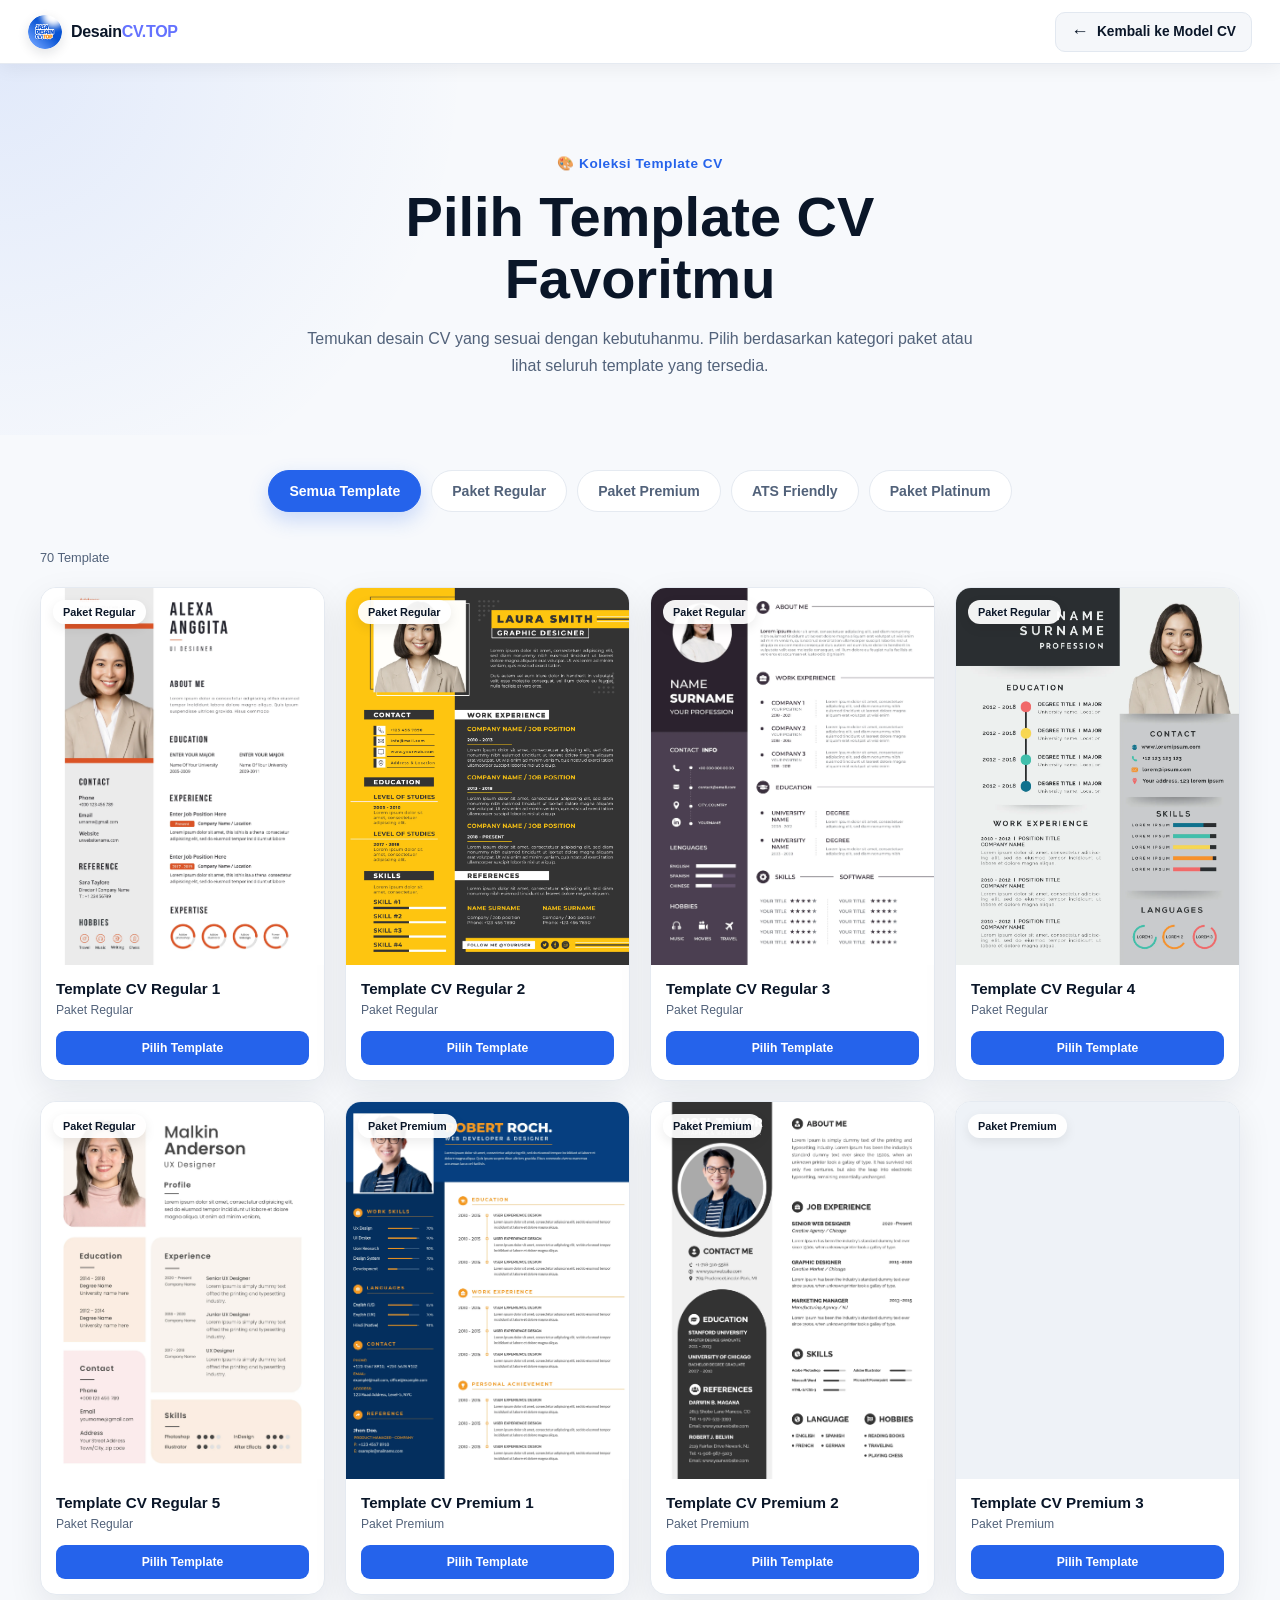
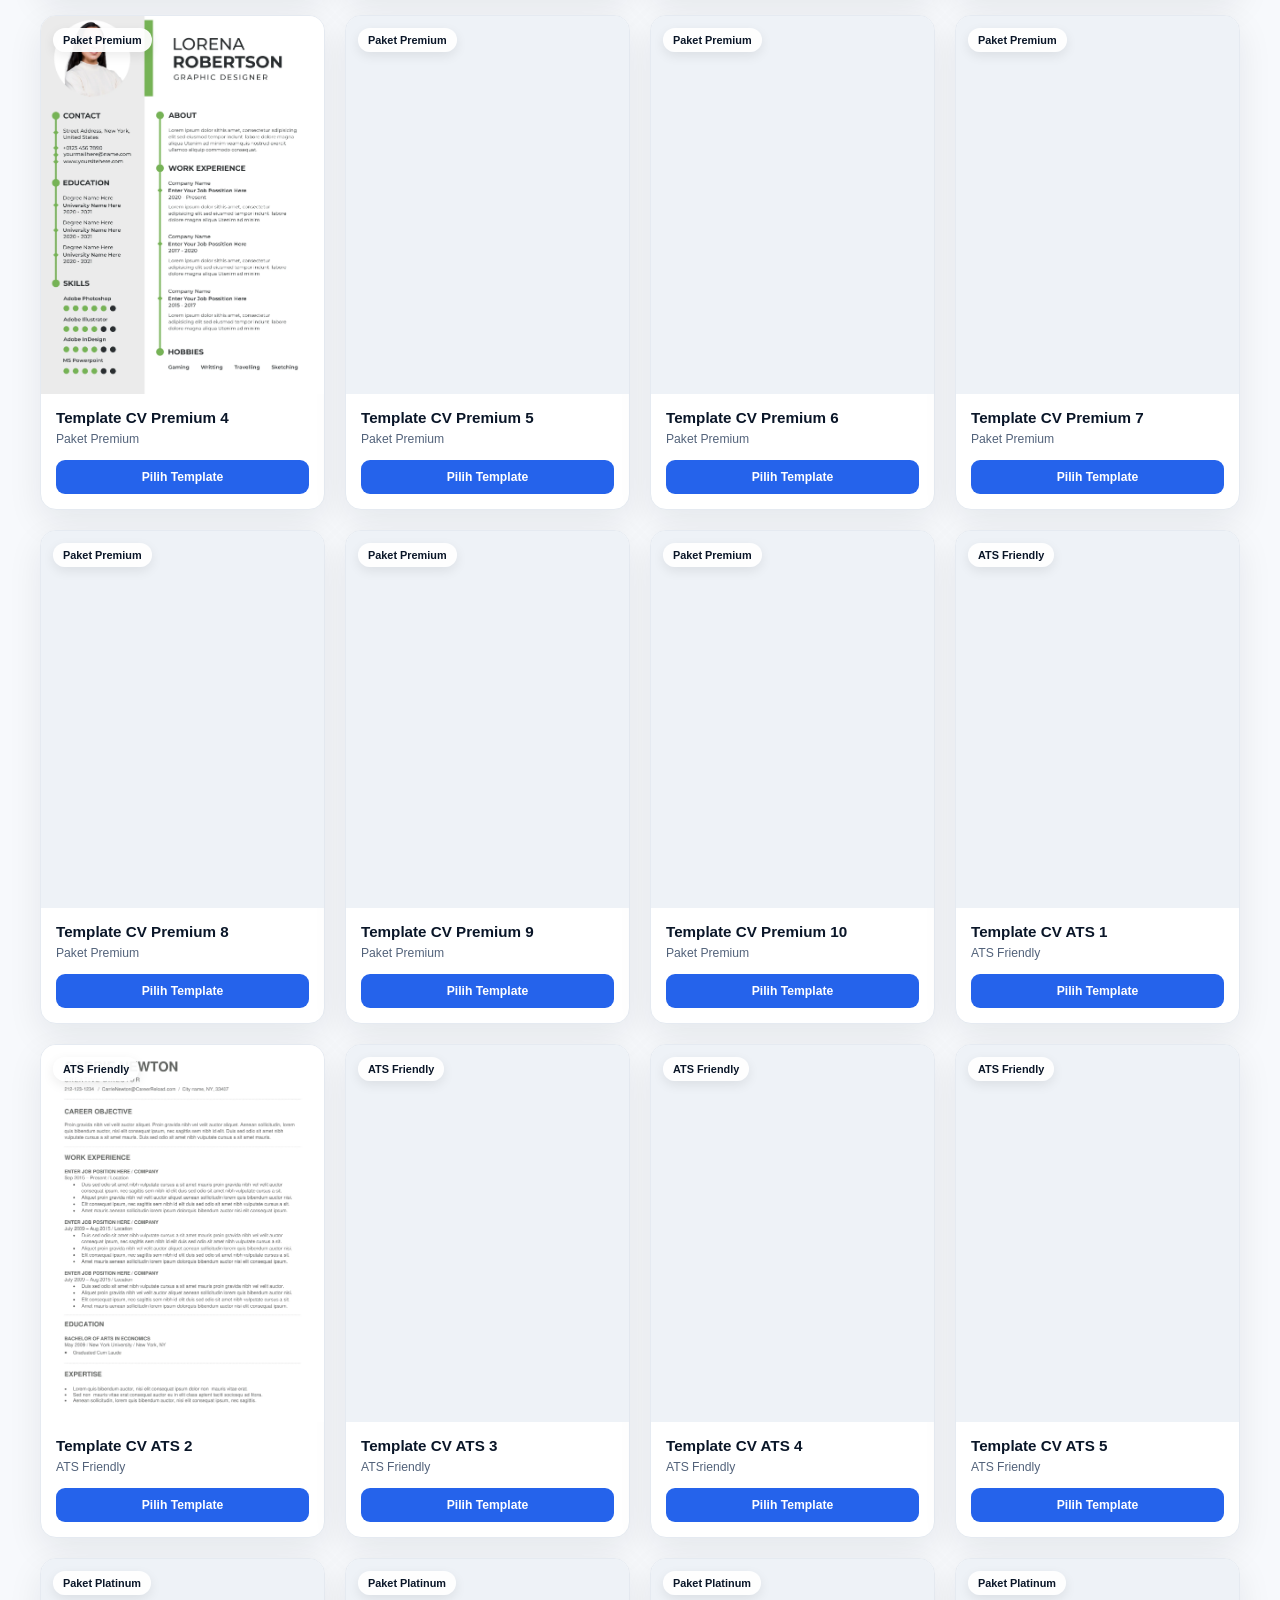
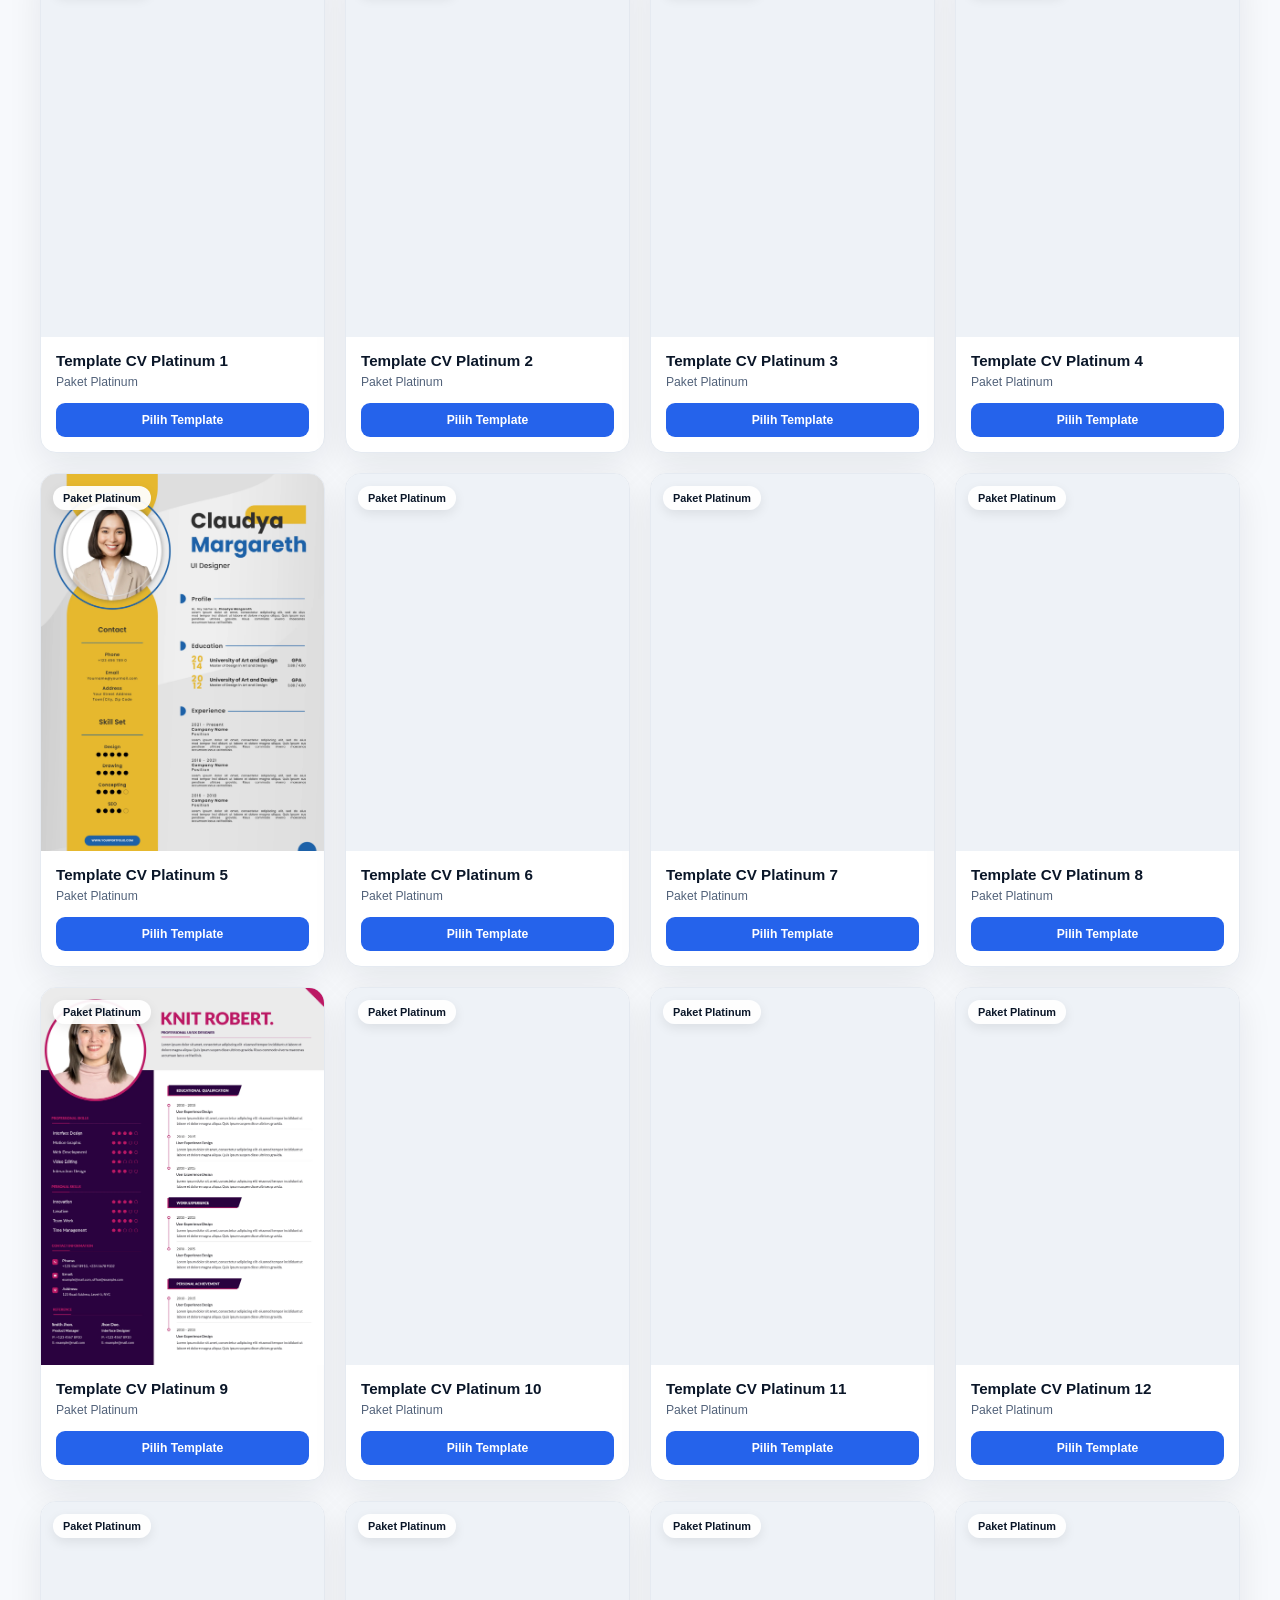
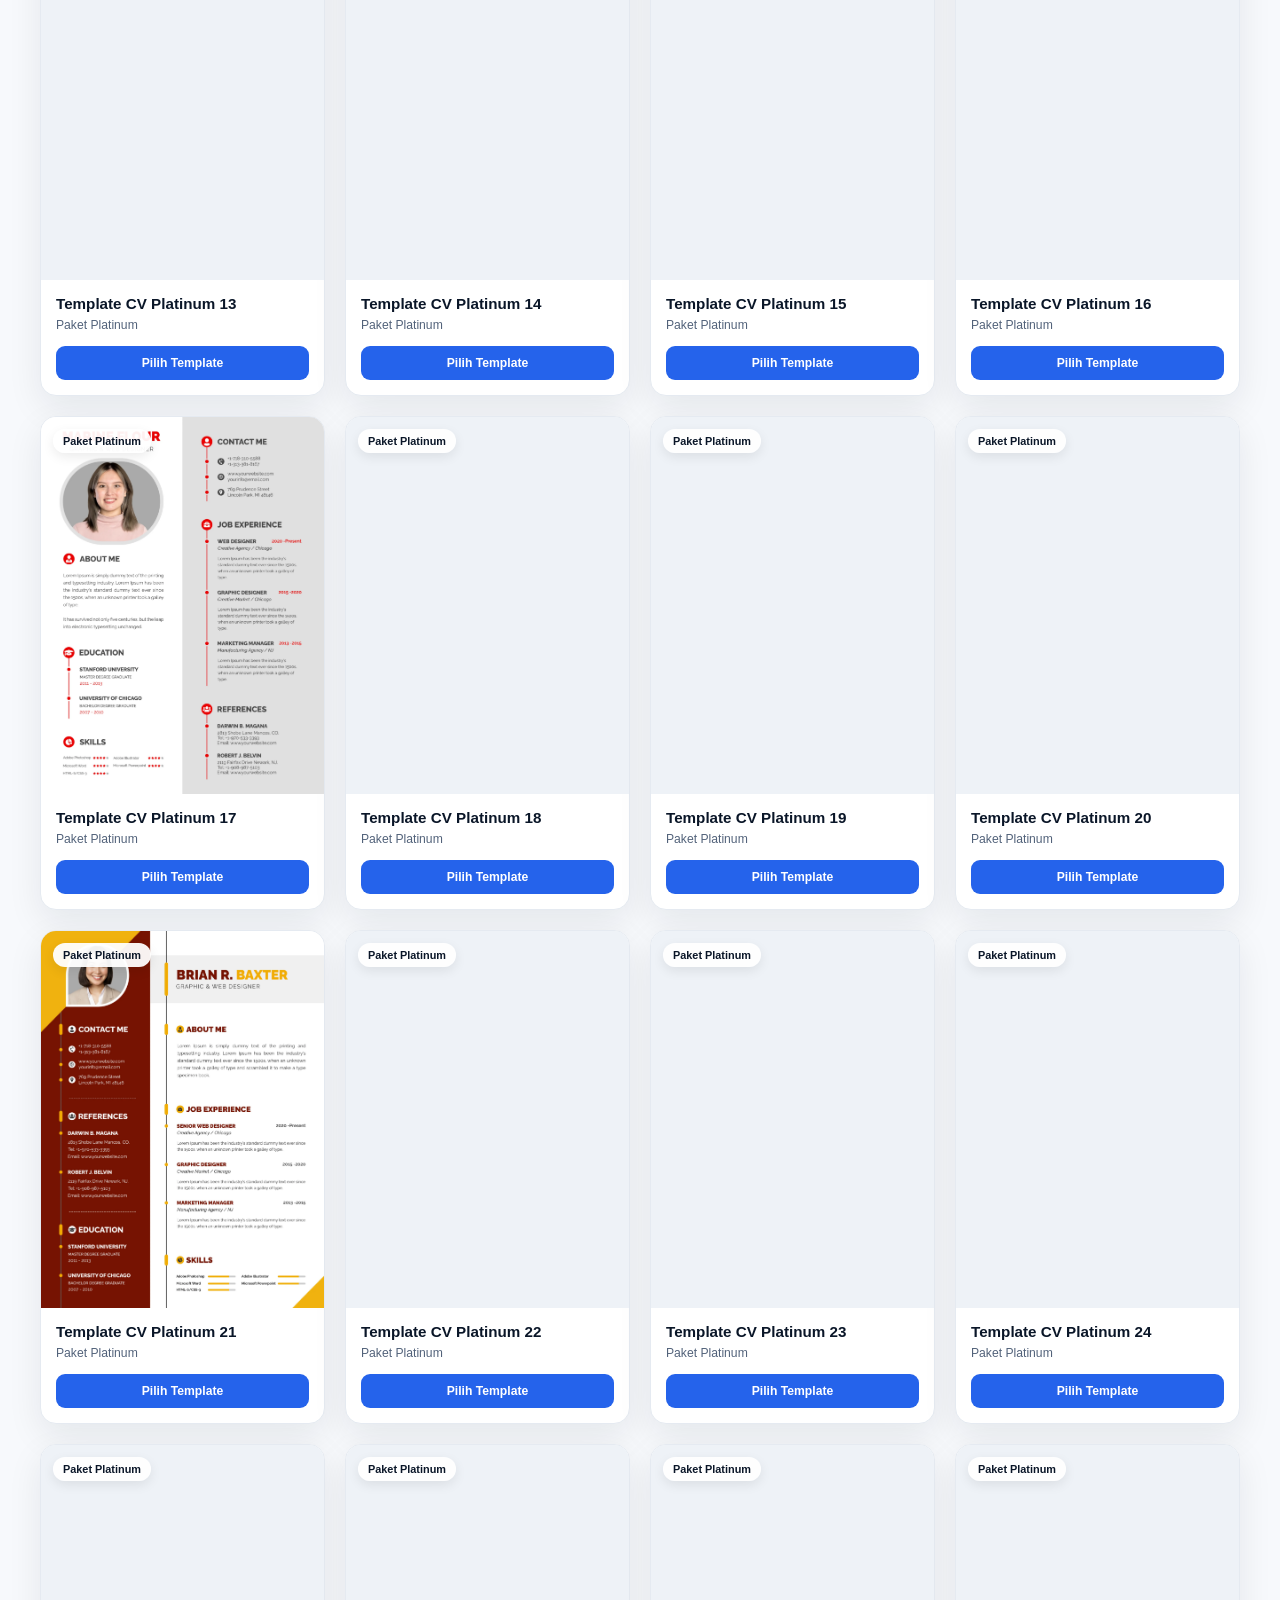
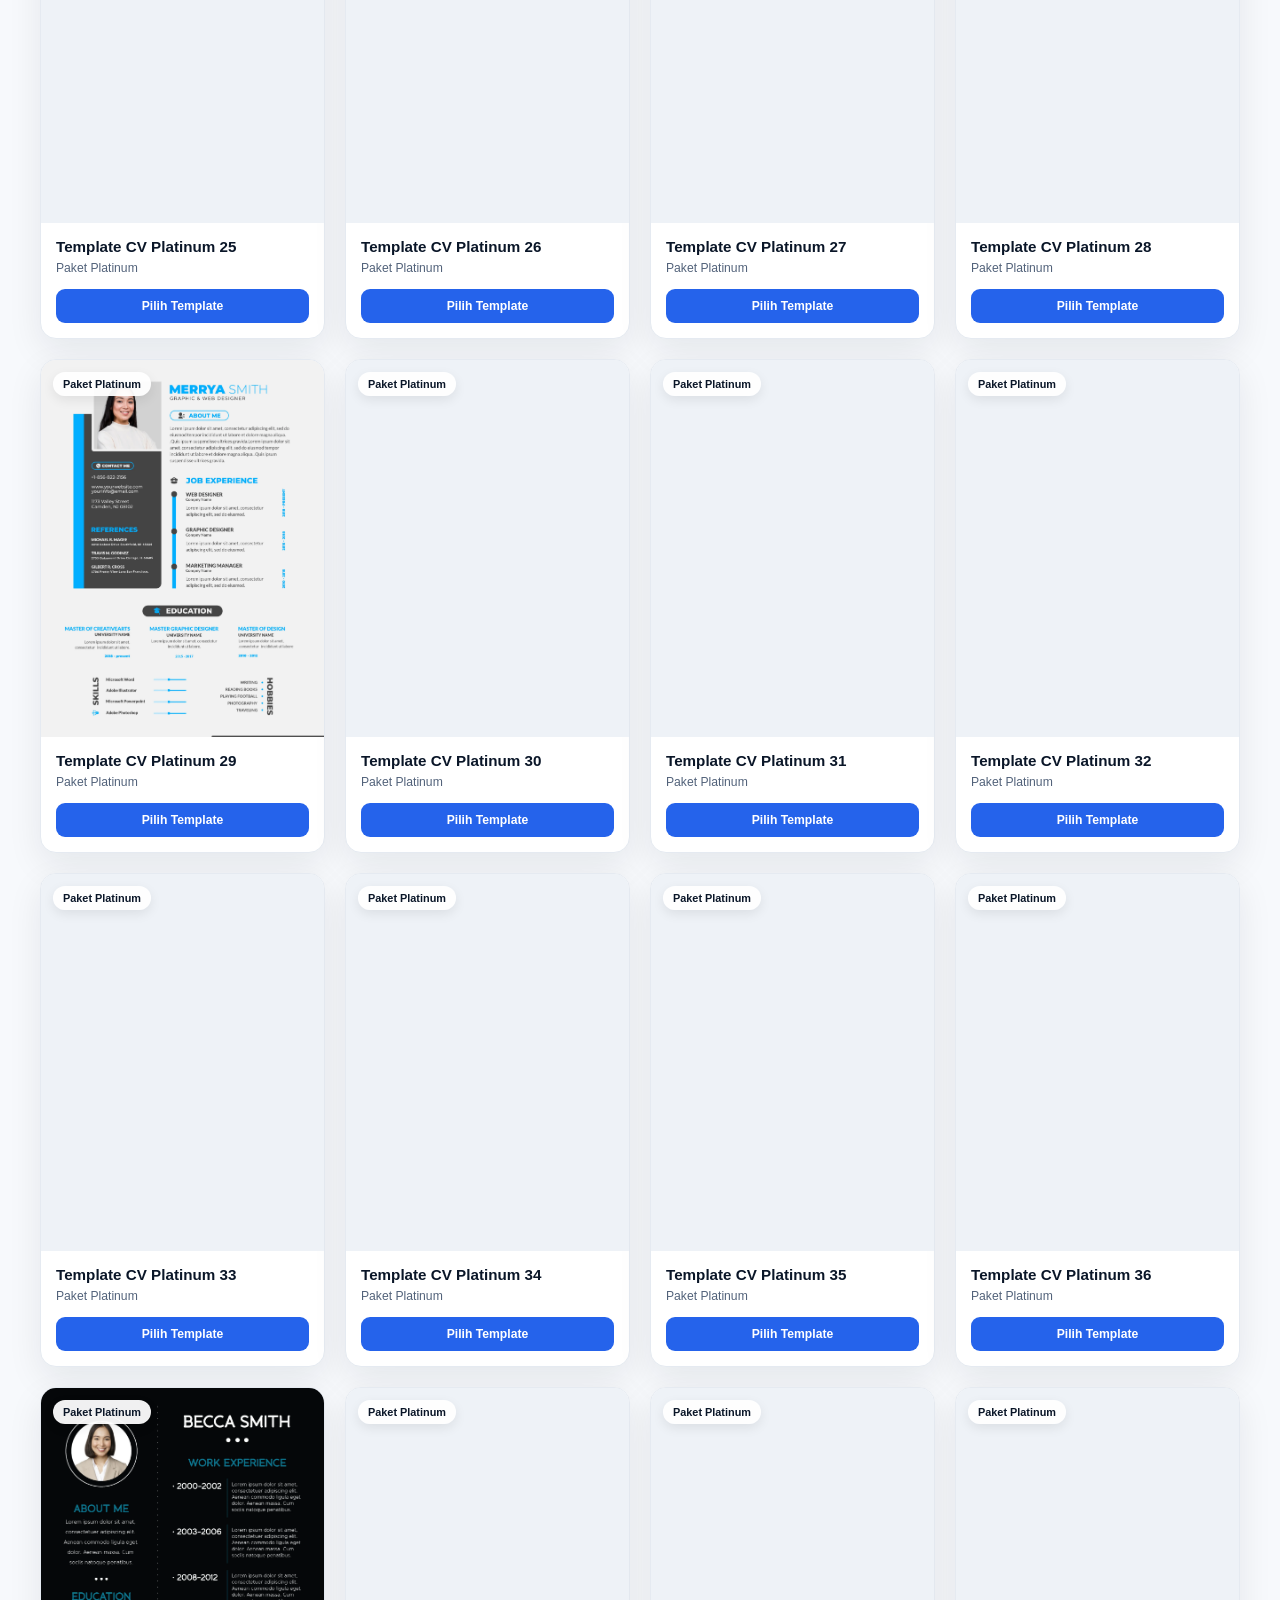
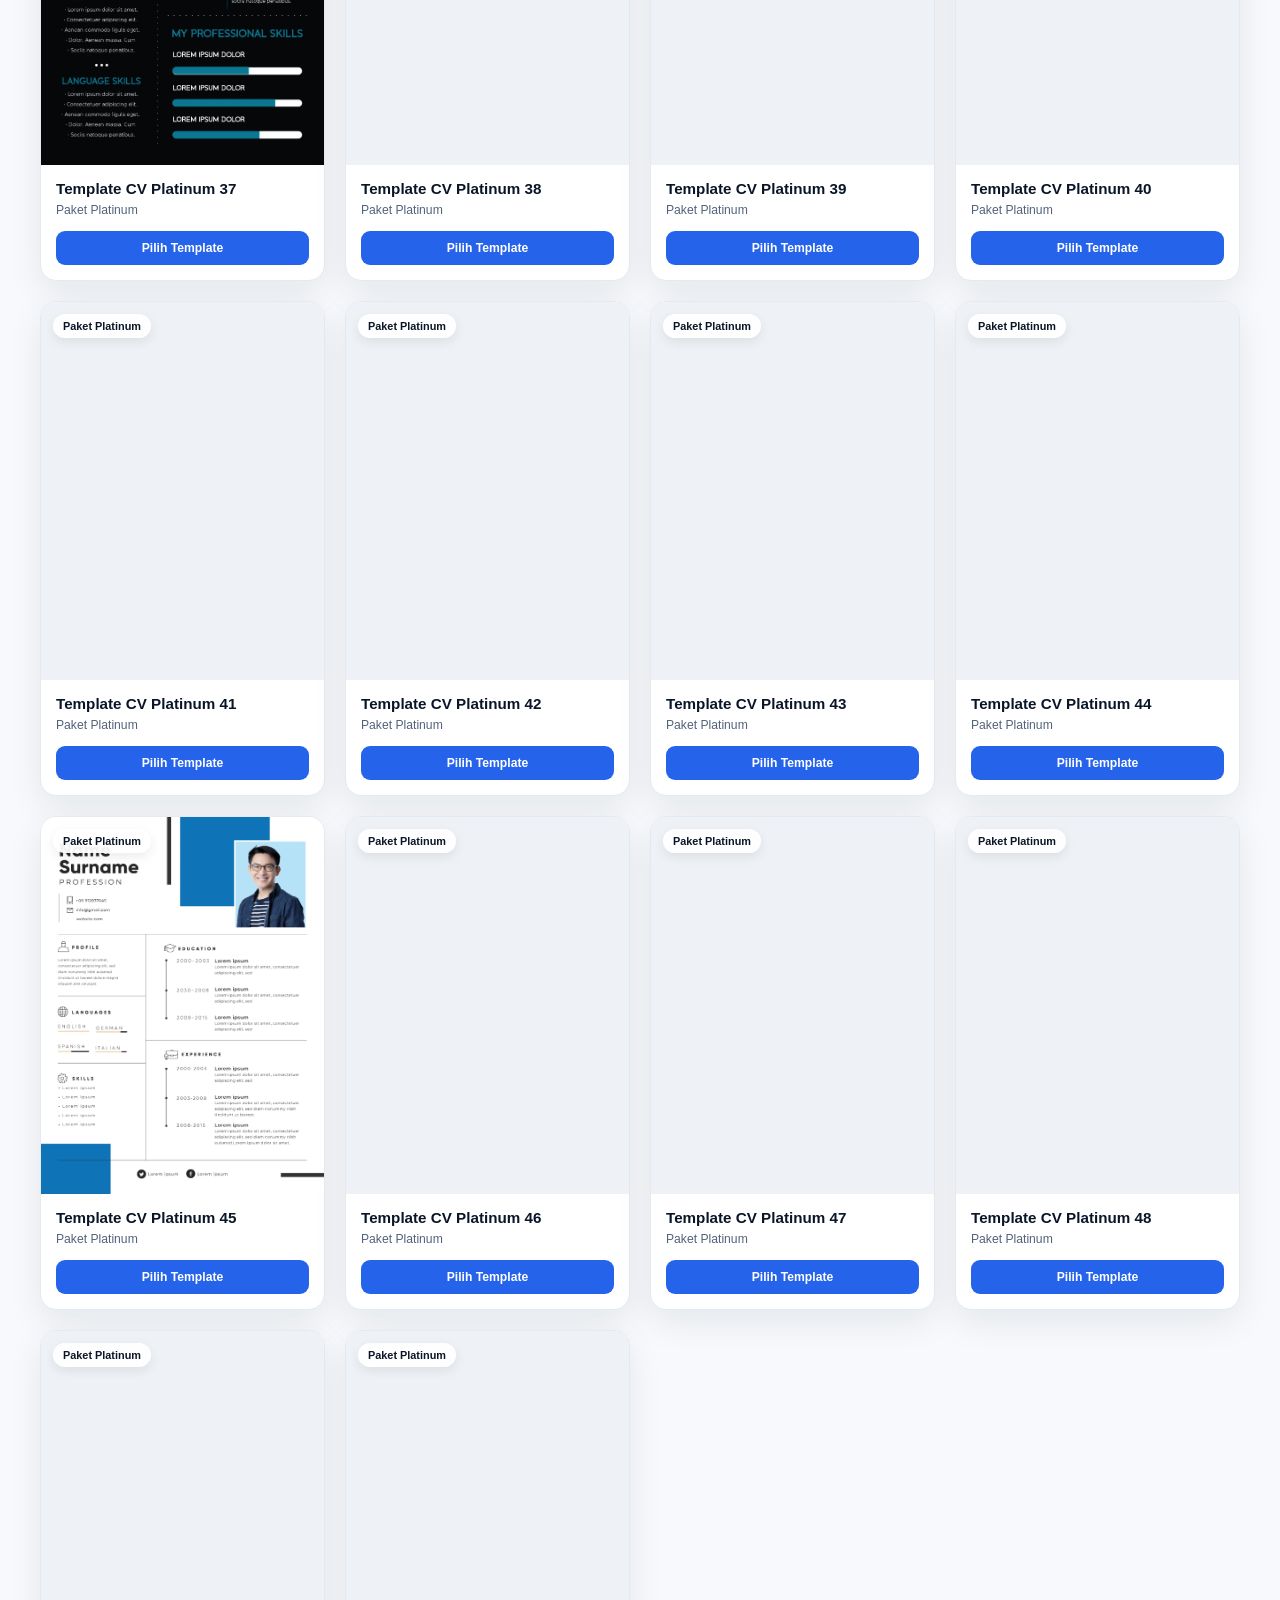
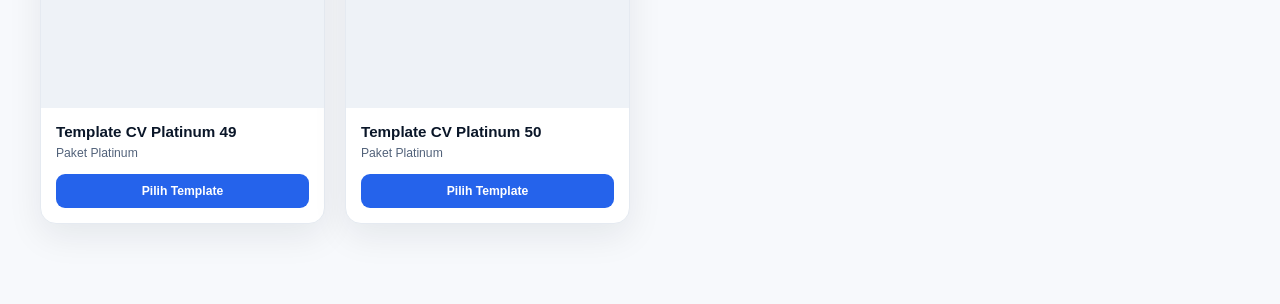
<file: template.html>
<!DOCTYPE html>
<html lang="id">
<head>
    <meta charset="UTF-8">
    <meta name="viewport" content="width=device-width, initial-scale=1.0">
    <meta name="description" content="Koleksi template CV profesional, modern, premium, dan ATS Friendly dari DesainCV.TOP.">
    <title>Pilih Template CV — DesainCV.TOP</title>
    <link rel="stylesheet" href="css/template.css">
</head>

<body>

<!-- NAVBAR TEMPLATE -->
<nav class="template-navbar">
    <div class="template-navbar-inner">

        <!-- LOGO -->
        <a href="index.html" class="template-brand">
            <img src="logo.png" alt="DesainCV.TOP" class="template-logo">
            <span class="template-brand-name">Desain<span>CV.TOP</span></span>
        </a>

        <!-- KEMBALI -->
        <a href="index.html#model-cv" class="back-to-model">
            <span class="back-icon">←</span>
            <span>Kembali ke Model CV</span>
        </a>

    </div>
</nav>

<!-- HERO -->
<section class="templates-hero">
    <div class="section-label">🎨 Koleksi Template CV</div>

    <h1>
        Pilih Template CV<br>
        Favoritmu
    </h1>

    <p>
        Temukan desain CV yang sesuai dengan kebutuhanmu.
        Pilih berdasarkan kategori paket atau lihat seluruh
        template yang tersedia.
    </p>
</section>

<!-- TEMPLATE CONTENT -->
<main class="templates-container">

    <!-- TAB KATEGORI -->
    <div class="template-tabs">

        <button type="button" class="template-tab active" data-filter="all">
            Semua Template
        </button>

        <button type="button" class="template-tab" data-filter="regular">
            Paket Regular
        </button>

        <button type="button" class="template-tab" data-filter="premium">
            Paket Premium
        </button>

        <button type="button" class="template-tab" data-filter="ats">
            ATS Friendly
        </button>

        <button type="button" class="template-tab" data-filter="platinum">
            Paket Platinum
        </button>

    </div>

    <!-- JUDUL / JUMLAH TEMPLATE -->
    <div class="category-heading">
        <span id="templateCount">59 Template</span>
    </div>

    <!-- TEMPLATE GRID -->
    <div class="template-grid" id="templateGrid"></div>

    <!-- EMPTY STATE -->
    <div class="empty-template" id="emptyTemplate">
        Template pada kategori ini belum tersedia.
    </div>

</main>

<!-- JAVASCRIPT TEMPLATE -->
<script src="js/template.js"></script>

<!-- AUTO OPEN PACKAGE -->
<script>

document.addEventListener("DOMContentLoaded", function () {

    const params = new URLSearchParams(window.location.search);
    const paket = (params.get("paket") || "").trim().toLowerCase();

    if (!paket) return;

    const targetTab = document.querySelector(
        `.template-tab[data-filter="${paket}"]`
    );

    if (!targetTab) return;

    requestAnimationFrame(function () {
        targetTab.click();

        setTimeout(function () {

            const templateContainer =
                document.querySelector(".templates-container");

            if (templateContainer) {
                templateContainer.scrollIntoView({
                    behavior: "smooth",
                    block: "start"
                });
            }

        }, 150);
    });

});

</script>

</body>
</html>
</file>
<file: css/template.css>
:root{--ink:#0a1628;--ink-soft:#52627a;--primary:#2563eb;--primary-dark:#1d4ed8;--bg:#f7f9fc;--card:#fff;--border:#e5eaf1;--shadow:0 12px 35px rgba(15,23,42,.08)}*{margin:0;padding:0;box-sizing:border-box}
body{font-family:Arial,Helvetica,sans-serif;background:var(--bg);color:var(--ink);transition:background .25s ease,color .25s ease}
button{font-family:inherit}
img{display:block;width:100%}

/* HERO */
.templates-hero{padding:90px 20px 55px;text-align:center;background:radial-gradient(circle at top left,rgb(37 99 235 / .10),transparent 35%),var(--bg);transition:background .25s ease,color .25s ease}
.section-label{display:inline-flex;align-items:center;gap:7px;margin-bottom:15px;color:var(--primary);font-size:.85rem;font-weight:700;letter-spacing:.04em}
.templates-hero h1{font-size:clamp(2rem,5vw,3.5rem);line-height:1.1;margin-bottom:16px}
.templates-hero p{max-width:680px;margin:auto;color:var(--ink-soft);line-height:1.7;font-size:1rem;transition:color .25s ease}

/* =========================================================
   NAVBAR TEMPLATE
   DEFAULT = PUTIH
   DARK = MENGIKUTI HOME
   ========================================================= */
.template-navbar{position:sticky;top:0;z-index:1000;width:100%;height:64px;background:#fff;border-bottom:1px solid #e5eaf1;box-shadow:0 4px 18px rgb(15 23 42 / .06);transition:background .25s ease,border-color .25s ease,box-shadow .25s ease}
.template-navbar-inner{width:min(1400px,100%);height:100%;margin:auto;padding:0 28px;display:flex;align-items:center;justify-content:space-between;gap:20px;background:#fff0}
.template-brand{display:flex;align-items:center;gap:9px;text-decoration:none;color:#0a1628;font-size:1rem;font-weight:800;letter-spacing:-.02em;flex-shrink:0;transition:color .25s ease}
.template-logo{width:34px;height:34px;display:block;object-fit:cover;border-radius:50%;background:#f7f9fc;box-shadow:0 4px 12px rgb(15 23 42 / .12);transition:background .25s ease,box-shadow .25s ease}
.template-brand-name{color:#0a1628;font-size:16px;font-weight:800;line-height:1;letter-spacing:-.3px;transition:color .25s ease}
.template-brand-name span{color:#6472ff}

/* KEMBALI KE MODEL CV */
.back-to-model{display:inline-flex;align-items:center;justify-content:center;gap:8px;min-height:40px;padding:0 15px;border-radius:10px;text-decoration:none;color:#0a1628;background:#f5f7fa;border:1px solid #e2e8f0;font-size:.86rem;font-weight:700;transition:background .2s ease,border-color .2s ease,transform .2s ease,color .2s ease}
.back-to-model span:first-child{font-size:1.1rem;line-height:1;transition:transform .2s ease}
.back-to-model:hover{background:#eaf0f7;border-color:#d5deea;color:#0a1628;transform:translateY(-1px)}
.back-to-model:hover span:first-child{transform:translateX(-3px)}

/* CONTAINER */
.templates-container{width:min(1200px,calc(100% - 30px));margin:0 auto;padding:15px 0 80px;}

/*  TABS */
.template-tabs{display:flex;justify-content:center;flex-wrap:wrap;gap:10px;margin:20px 0 38px}
.template-tab{border:1px solid var(--border);background:#fff;color:var(--ink-soft);padding:12px 20px;border-radius:999px;font-size:.88rem;font-weight:700;cursor:pointer;transition:background .25s ease,border-color .25s ease,color .25s ease,box-shadow .25s ease}
.template-tab:hover{border-color:var(--primary);color:var(--primary)}
.template-tab.active{background:var(--primary);border-color:var(--primary);color:#fff;box-shadow:0 8px 20px rgba(37,99,235,.22)}

/* CATEGORY */
.category-heading{display:flex;align-items:flex-end;justify-content:space-between;gap:20px;margin-bottom:22px}
.category-heading h2{font-size:1.45rem;margin-bottom:6px}
.category-heading p{color:var(--ink-soft);font-size:.85rem}
.category-heading span{color:var(--ink-soft);font-size:.8rem;white-space:nowrap}

/*GRID*/
.template-grid{display:grid;grid-template-columns:repeat(4,1fr);gap:20px;}

/* CARD*/
.template-card{overflow:hidden;background:var(--card);border:1px solid var(--border);border-radius:16px;box-shadow:var(--shadow);transition:transform .3s ease,box-shadow .3s ease,background .25s ease,border-color .25s ease}
.template-card:hover{transform:translateY(-5px);box-shadow:0 18px 40px rgba(15,23,42,.13)}

/* MAGE*/
.template-image{position:relative;overflow:hidden;aspect-ratio:3 / 4;background:#eef2f7}
.template-image img{width:100%;height:100%;object-fit:cover;transition:.35s ease}
.template-card:hover .template-image img{transform:scale(1.025)}

/* BADGE */
.template-badge{position:absolute;top:12px;left:12px;z-index:2;padding:6px 10px;border-radius:999px;background:rgba(255,255,255,.94);color:var(--ink);font-size:.68rem;font-weight:700;box-shadow:0 4px 12px rgba(0,0,0,.08)}
.hot-badge{position:absolute;top:12px;right:12px;z-index:2;padding:6px 9px;border-radius:999px;background:#fff;color:#dc2626;font-size:.68rem;font-weight:700;box-shadow:0 4px 12px rgba(0,0,0,.08)}

/* INFO*/
.template-info{padding:15px}
.template-info h3{font-size:.95rem;margin-bottom:6px}
.template-category{color:var(--ink-soft);font-size:.76rem;margin-bottom:14px}

/* BUTTON */
.choose-template{width:100%;border:0;border-radius:9px;padding:10px 13px;background:var(--primary);color:#fff;font-size:.76rem;font-weight:700;cursor:pointer;transition:.25s ease}
.choose-template:hover{background:var(--primary-dark);transform:translateY(-1px)}

/* EMPTY*/
.empty-template{display:none;text-align:center;padding:55px 20px;color:var(--ink-soft)}


/* =========================================================
   DARK MODE
   HANYA AKTIF JIKA HOME MENGGUNAKAN html.dark
   ========================================================= */
html.dark body{background:#07111f;color:#f4f7fb}


/* DARK — NAVBAR */
html.dark .template-navbar{background:#071426;border-bottom-color:rgba(255,255,255,.08);box-shadow:0 4px 18px rgba(0,0,0,.18)}
html.dark .template-navbar-inner{background:transparent}
html.dark .template-brand{color:#ffffff}
html.dark .template-brand-name{color:#ffffff}
html.dark .template-brand-name span{color:#6472ff}
html.dark .template-logo{background:#0a1628;box-shadow:0 4px 12px rgba(0,0,0,.22)}
html.dark .back-to-model{background:rgba(255,255,255,.06);border-color:rgba(255,255,255,.09);color:#ffffff}
html.dark .back-to-model:hover{background:rgba(255,255,255,.12);border-color:rgba(255,255,255,.16);color:#ffffff}


/* DARK — HERO */
html.dark .templates-hero{background:radial-gradient(circle at top right,rgba(37,99,235,.16),transparent 35%),#07111f}
html.dark .templates-hero h1{color:#ffffff}
html.dark .templates-hero p{color:#aab8cc}


/* DARK — TABS */
html.dark .template-tabs{background:transparent}
html.dark .template-tab{background:#0d1a2b;border-color:#1d2d43;color:#9fb0c7}
html.dark .template-tab:hover{color:#ffffff;background:#14243a;border-color:#31527a}
html.dark .template-tab.active{background:#2563eb;border-color:#2563eb;color:#ffffff}

/* DARK — CATEGORY */
html.dark .category-heading h2{color:#ffffff}
html.dark .category-heading p{color:#9fb0c7}
html.dark .category-heading span{color:#8fa3bd}
html.dark #templateCount{background:#13233a;color:#8db5ff;border-color:#23466f}


/* DARK — CARD */
html.dark .template-card{background:#0d1a2b;border-color:#1d2d43;box-shadow:0 15px 40px rgba(0,0,0,.25)}
html.dark .template-card:hover{border-color:#2563eb;box-shadow:0 20px 50px rgba(0,0,0,.4),0 0 0 1px rgba(37,99,235,.2)}

/* DARK — IMAGE */
html.dark .template-image{background:#101f33}

/* DARK — INFO */
html.dark .template-info h3{color:#ffffff}
html.dark .template-category{color:#8fa3bd}

/* DARK — BUTTON */
html.dark .choose-template{background:#2563eb;color:#ffffff}
html.dark .choose-template:hover{background:#1d4ed8}

/* DARK — EMPTY */
html.dark .empty-template{background:#0d1a2b;color:#9fb0c7;border-color:#1d2d43}

/* DARK — BADGE */
html.dark .template-badge{background:#13233a;color:#8db5ff}
html.dark .hot-badge{background:#35200f;color:#ffb454}

/* RESPONSIVE */

@media(max-width:1000px){
    .template-grid{grid-template-columns:repeat(3,1fr)}
}

@media(max-width:700px){
    .template-navbar{height:60px}
    .template-navbar-inner{width:100%;padding:0 18px}
    .templates-hero{padding:65px 15px 40px}
    .templates-container{width:calc(100% - 24px)}
    .template-grid{grid-template-columns:repeat(2,1fr);gap:13px}
    .category-heading{align-items:flex-start}
    .category-heading h2{font-size:1.15rem}
    .category-heading p{font-size:.72rem}
    .template-info{padding:11px}
    .template-info h3{font-size:.8rem}
    .template-category{font-size:.67rem}
    .choose-template{padding:9px;font-size:.67rem}
}

@media(max-width:600px){
    .template-brand{gap:8px}
    .template-logo{width:31px;height:31px}
    .template-brand-name{font-size:15px}
    .back-to-model{min-height:37px;padding:0 11px;gap:6px;font-size:.75rem}
    .back-to-model span:first-child{font-size:1rem}
}

@media(max-width:480px){
    .template-navbar{height:58px}
    .template-navbar-inner{padding:0 14px}
    .template-brand{gap:7px}
    .template-logo{width:29px;height:29px}
    .template-brand-name{font-size:14px}
    .back-to-model{min-height:35px;padding:0 9px;gap:5px;font-size:.7rem}
    .back-to-model span:first-child{font-size:.95rem}
}

@media(max-width:420px){
    .template-tabs{gap:7px}
    .template-tab{padding:9px 12px;font-size:.7rem}
    .template-grid{gap:10px}
    .template-info{padding:9px}
    .template-info h3{font-size:.7rem}
    .template-category{font-size:.59rem;margin-bottom:10px}
    .choose-template{padding:8px 6px;font-size:.58rem}
    .template-badge,.hot-badge{top:7px;padding:4px 6px;font-size:.55rem}
}

@media(max-width:400px){
    .back-to-model span:last-child{display:none}
    .back-to-model{width:35px;height:35px;padding:0;justify-content:center}
}
</file>
